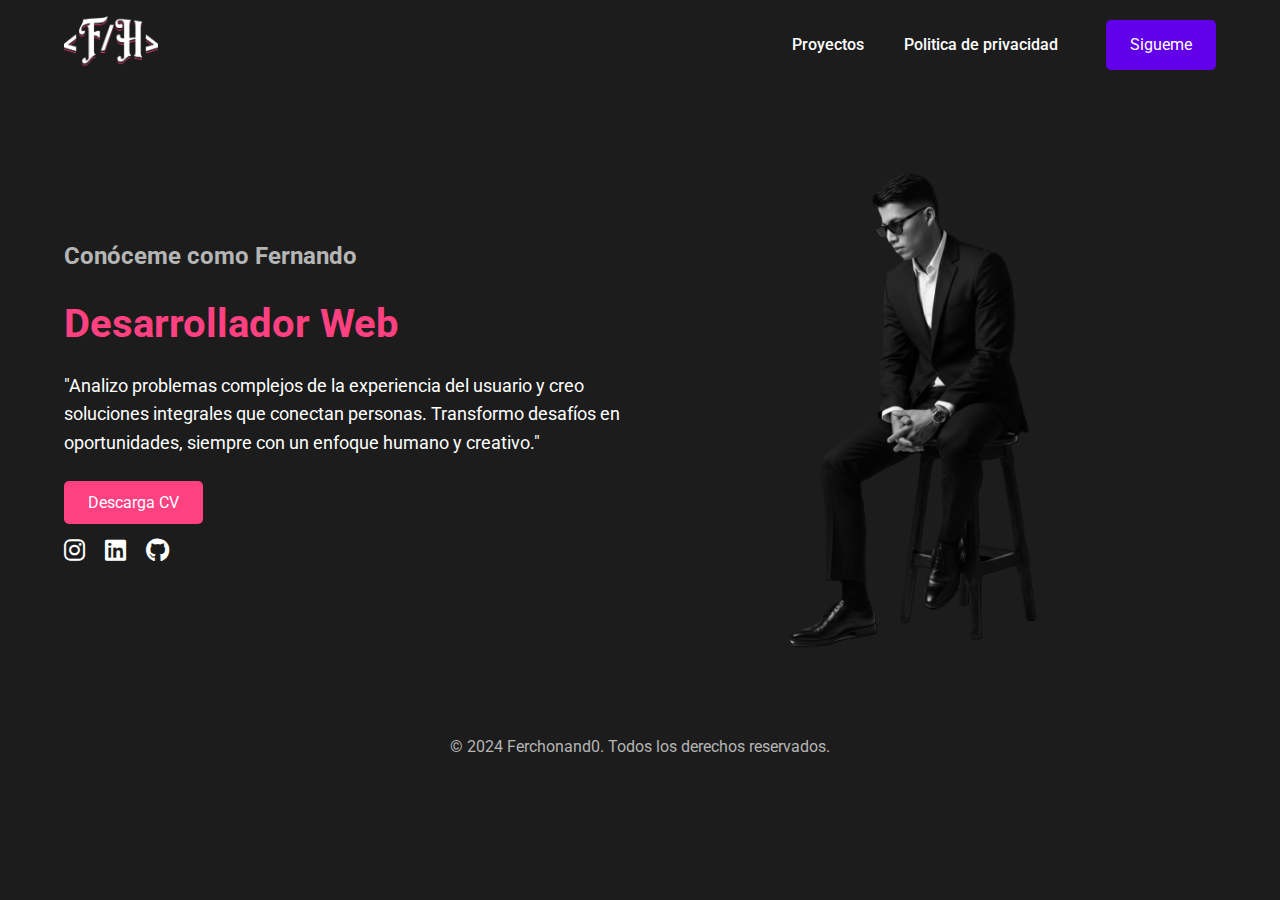
<file: index.html>
<!DOCTYPE html>
<html lang="es">
<head>
    <meta charset="UTF-8">
    <meta name="viewport" content="width=device-width, initial-scale=1.0">
    <title>Fernando Hidalgo</title>
    <link rel="icon" type="image/png" href="./Recursos/img/fh logo 1.png">
    <link href="https://fonts.googleapis.com/css2?family=Roboto:wght@400;500;700&display=swap" rel="stylesheet">
    <link href="https://cdnjs.cloudflare.com/ajax/libs/font-awesome/6.0.0-beta3/css/all.min.css" rel="stylesheet">
    <link rel="stylesheet" href="./Recursos/css/style.css">
</head>
<body>
    <header class="header">
        <div class="container">
            <div class="hero-content">
            <div class="logo">
                <img src="./Recursos/img/fh logo 1.png" height="50px"> 
            </div>
            <nav class="navbar">
                <ul class="nav-menu">
                    <li><a href="servicios.html">Proyectos</a></li>
                  <li><a href="politica_privacidad.html">Politica de privacidad</a></li>
                   <!--   <li><a href="proyectos/cafeteria/app.html">Cafeteria</a></li>
                    <li><a href="proyectos/Facturacion beta/index.html">Factura</a></li>
                    <li><a href="gato.html">Gato</a></li> -->
                 <!--  <li><a href="proyectos/Herramienta/Inventario.html">Herramienta</a></li>-->
                 <!--  <li><a href="proyectos/Renta/renta.html">Herramienta2</a></li>-->
                </ul>
                <a href="https://www.instagram.com/ferchonand0/" target="_blank" class="btn btn-primary">Sigueme</a>
            </nav>
             </div>
        </div>
    </header>
     <script src="./Recursos/js/perfil.js"> </script>

    <section class="hero">
        <div class="container hero-content">
            <div class="hero-text">
                <h2>Conóceme como Fernando </h2>
                <h1>Desarrollador Web</h1>
                <h1></h1>
                <p>"Analizo problemas complejos de la experiencia del usuario y creo soluciones integrales que conectan personas. Transformo desafíos en oportunidades, siempre con un enfoque humano y creativo."</p>
                <a href="https://drive.google.com/file/d/1qCIwGmwZEII01R93nHeDieBRLqbZeruZ/view?usp=drive_link" class="btn btn-secondary">Descarga CV</a>
                <div class="social-icons">
                    <a href="https://www.instagram.com/ferchonand0/" target="_blank"><i class="fab fa-instagram"></i></a>
                    <a href="https://www.linkedin.com/in/luis-fernando-hidalgo-manzaba-6539ba241/" target="_blank"><i class="fab fa-linkedin"></i></a>
                    <a href="https://github.com/Ferchozo" target="_blank"><i class="fab fa-github"></i></a>
                </div>
            </div>
            <div class="hero-image">
                <img id="foto-perfil-aleatoria" src="./Recursos/img/fer2.png"  height="500px" alt="Imagen de perfil de Fernando Hidalgo">
            </div>
        </div>
    </section>

    <footer class="footer">
        <div class="container">
            <p>&copy; 2024 Ferchonand0. Todos los derechos reservados.</p>
        </div>
    </footer>
</body>
</html>
</file>
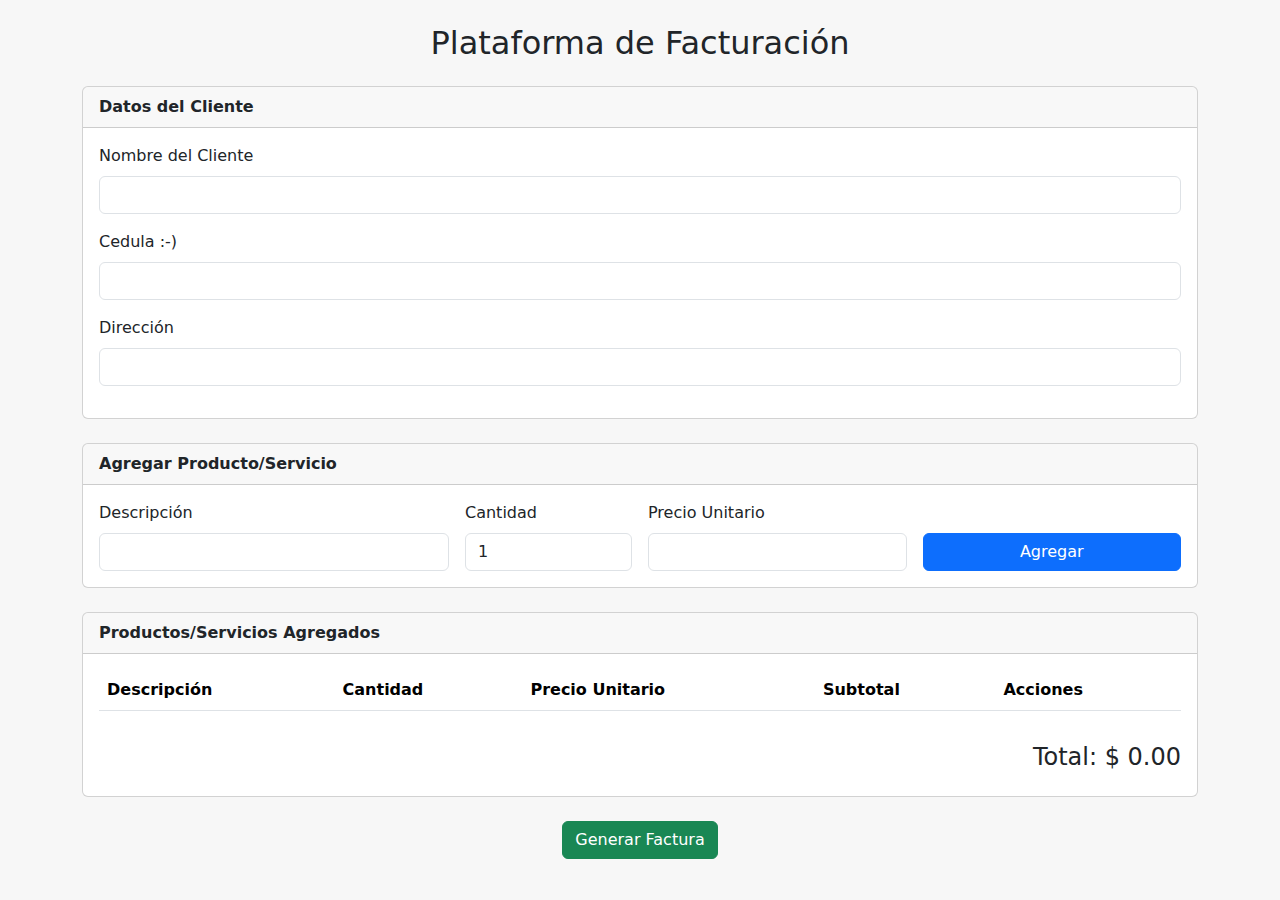
<file: proyectos/Facturacion beta/index.html>
<!DOCTYPE html>
<html lang="es">
<head>
  <meta charset="UTF-8" />
  <meta name="viewport" content="width=device-width, initial-scale=1.0"/>
  <title>Plataforma de Facturación</title>

  <!-- Bootstrap CSS (Opcional) -->
  <link 
    rel="stylesheet" 
    href="https://cdn.jsdelivr.net/npm/bootstrap@5.3.0/dist/css/bootstrap.min.css"
  />

  <!-- Archivo de estilos propio -->
  <link rel="stylesheet" href="styles/styles.css" />
</head>
<body>
  <div class="container my-4">
    <h1 class="text-center">Plataforma de Facturación</h1>

    <!-- Datos del cliente -->
    <div class="card my-4">
      <div class="card-header">Datos del Cliente</div>
      <div class="card-body">
        <form id="cliente-form">
          <div class="mb-3">
            <label for="cliente-nombre" class="form-label">Nombre del Cliente</label>
            <input type="text" class="form-control" id="cliente-nombre" required>
          </div>
          <div class="mb-3">
            <label for="cliente-rfc" class="form-label"> Cedula :-) </label>
            <input type="text" class="form-control" id="cliente-rfc" required>
          </div>
          <div class="mb-3">
            <label for="cliente-direccion" class="form-label">Dirección</label>
            <input type="text" class="form-control" id="cliente-direccion" required>
          </div>
        </form>
      </div>
    </div>

    <!-- Sección de productos/servicios a facturar -->
    <div class="card mb-4">
      <div class="card-header">Agregar Producto/Servicio</div>
      <div class="card-body">
        <form id="producto-form" class="row g-3">
          <div class="col-md-4">
            <label for="producto-nombre" class="form-label">Descripción</label>
            <input type="text" class="form-control" id="producto-nombre" required>
          </div>
          <div class="col-md-2">
            <label for="producto-cantidad" class="form-label">Cantidad</label>
            <input type="number" class="form-control" id="producto-cantidad" value="1" min="1" required>
          </div>
          <div class="col-md-3">
            <label for="producto-precio" class="form-label">Precio Unitario</label>
            <input type="number" step="0.01" class="form-control" id="producto-precio" required>
          </div>
          <div class="col-md-3 d-flex align-items-end">
            <button type="submit" class="btn btn-primary w-100">Agregar</button>
          </div>
        </form>
      </div>
    </div>

    <!-- Tabla de productos agregados -->
    <div class="card mb-4">
      <div class="card-header">Productos/Servicios Agregados</div>
      <div class="card-body">
        <div class="table-responsive">
          <table class="table table-striped" id="productos-table">
            <thead>
              <tr>
                <th>Descripción</th>
                <th>Cantidad</th>
                <th>Precio Unitario</th>
                <th>Subtotal</th>
                <th>Acciones</th>
              </tr>
            </thead>
            <tbody>
              <!-- Filas generadas dinámicamente por JavaScript -->
            </tbody>
          </table>
        </div>
        <div class="text-end mt-3">
          <h4>Total: $ <span id="total-global">0.00</span></h4>
        </div>
      </div>
    </div>

    <!-- Botón para generar factura (o imprimir) -->
    <div class="text-center">
      <button id="btn-generar-factura" class="btn btn-success">Generar Factura</button>
    </div>
  </div>

  <!-- Bootstrap JS (Opcional para algunos componentes) -->
  <script 
    src="https://cdn.jsdelivr.net/npm/bootstrap@5.3.0/dist/js/bootstrap.bundle.min.js">
  </script>

  <!-- Archivo principal de JavaScript -->
  <script src="js/app.js"></script>
</body>
</html>
</file>
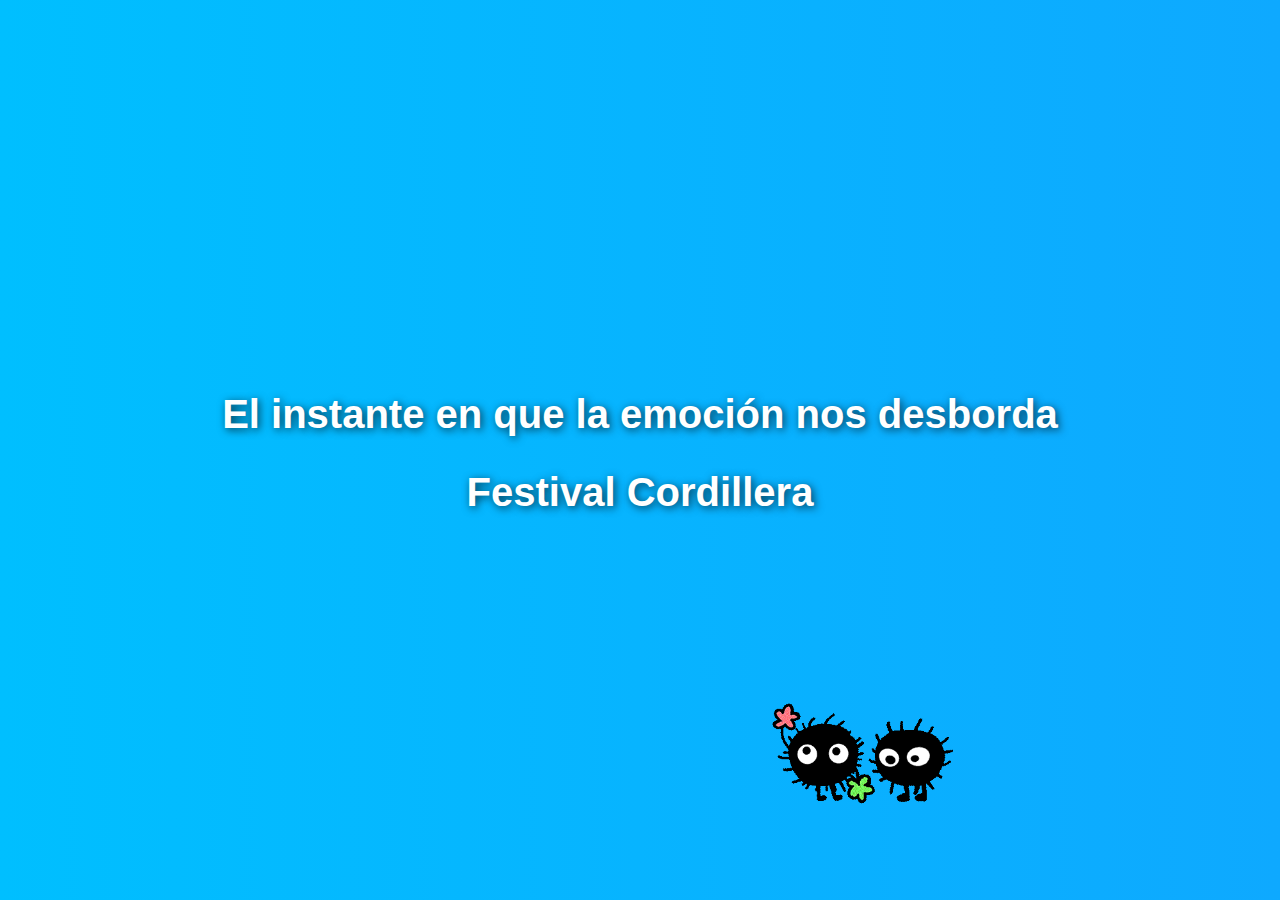
<file: cordillera.html>
<!DOCTYPE html>
<html lang="en">
<head>
    <meta charset="UTF-8">
    <meta name="viewport" content="width=device-width, initial-scale=1.0">
    <title>Cuenta Regresiva - Festival Cordillera</title>
    <link href="https://fonts.googleapis.com/css2?family=Abril+Fatface&display=swap" rel="stylesheet">
    <link href="https://fonts.googleapis.com/css2?family=Bebas+Neue&display=swap" rel="stylesheet">

    <link rel="stylesheet" href="cordillera.css">
    <style>
        /* Estilos generales */
        body {
            margin: 0;
            /*font-family: 'Roboto', sans-serif;*/
            display: flex;
            justify-content: center;
            align-items: center;
            text-align: center;
            height: 100vh;
            background: linear-gradient(270deg, #ff0000, #ff4500, #ff6347, #ff7f50, #ff8c00, #ffa500, #ffb6c1, #ff69b4, #ff1493, #ff00ff, #9400d3, #8a2be2, #4b0082, #0000ff, #1e90ff, #00bfff);
            background-size: 3200% 3200%;
            animation: gradient 100s ease infinite;
            color: #fff;
            position: relative;
            overflow: hidden;
        }

        @keyframes gradient {
            0% { background-position: 0% 50%; }
            100% { background-position: 100% 50%; }
        }

        #container {
            z-index: 10;
        }

        h1 {
            font-family: 'Bebas', sans-serif;
            font-size: 2.5em;
            margin-bottom: 20px;
            text-shadow: 2px 2px 8px rgba(0, 0, 0, 0.7);
        }
        h2 {
            font-family: 'Abril', sans-serif;
            font-size: 2.5em;
            margin-bottom: 20px;
            text-shadow: 2px 2px 8px rgba(0, 0, 0, 0.7);
        }

        #countdown {
            font-size: 4em;
            font-weight: bold;
            text-shadow: 2px 2px 8px rgba(0, 0, 0, 0.7);
        }

        /* Estilos para las imágenes PNG */
        .floating-img {
            position: absolute;
            animation: float 15s infinite;
            opacity: 0;
            transition: opacity 2s ease;
        }

        @keyframes float {
            0% { transform: translateY(0px); }
            50% { transform: translateY(-20px); }
            100% { transform: translateY(0px); }
        }

        /* Posiciones aleatorias para las imágenes */
        #img1 { top: 10%; left: 15%; width: 10%; }
        #img2 { top: 50%; left: 20%; width: 12%; }
        #img3 { top: 30%; left: 60%; width: 15%; }
        #img4 { top: 70%; left: 10%; width: 8%; }
        #img5 { top: 20%; left: 80%; width: 10%; }
        #img6 { top: 60%; left: 40%; width: 12%; }
        #img7 { top: 40%; left: 70%; width: 15%; }
        #img8 { top: 80%; left: 30%; width: 10%; }
        #img9 { top: 30%; left: 10%; width: 12%; }
        #img10 { top: 20%; left: 50%; width: 10%; }
        #img11 { top: 10%; left: 70%; width: 10%; }
        #img12 { top: 50%; left: 80%; width: 12%; }
        #img13 { top: 70%; left: 60%; width: 15%; }
        #img14 { top: 40%; left: 20%; width: 8%; }
        #img15 { top: 80%; left: 50%; width: 10%; }
        #img16 { top: 60%; left: 80%; width: 12%; }
    </style>
</head>
<body>
    <div id="container">
        <h1>El instante en que la emoción nos desborda</h1>
        <h2>Festival Cordillera</h2>
        <div id="countdown"></div>
    </div>

    <!-- Imágenes PNG transparentes -->
    <img src="img/cordillera/image1.gif" id="img1" class="floating-img" alt="Imagen 1">
    <img src="img/cordillera/image2.gif" id="img2" class="floating-img" alt="Imagen 2">
    <img src="img/cordillera/image3.gif" id="img3" class="floating-img" alt="Imagen 3">
    <img src="img/cordillera/image4.gif" id="img4" class="floating-img" alt="Imagen 4">
    <img src="img/cordillera/image5.gif" id="img5" class="floating-img" alt="Imagen 5">
    <img src="img/cordillera/image6.gif" id="img6" class="floating-img" alt="Imagen 6">
    <img src="img/cordillera/image7.gif" id="img7" class="floating-img" alt="Imagen 7">
    <img src="img/cordillera/image8.gif" id="img8" class="floating-img" alt="Imagen 8">
    <img src="img/cordillera/image9.gif" id="img9" class="floating-img" alt="Imagen 9">
    <img src="img/cordillera/image10.gif" id="img10" class="floating-img" alt="Imagen 10">
    <img src="img/cordillera/image11.gif" id="img11" class="floating-img" alt="Imagen 11">
    <img src="img/cordillera/image12.gif" id="img12" class="floating-img" alt="Imagen 12">
    <img src="img/cordillera/image13.gif" id="img13" class="floating-img" alt="Imagen 13">
    <img src="img/cordillera/image14.gif" id="img14" class="floating-img" alt="Imagen 14">
    <img src="img/cordillera/image15.gif" id="img15" class="floating-img" alt="Imagen 15">
    <img src="img/cordillera/image16.gif" id="img16" class="floating-img" alt="Imagen 16">

    <script>
        const targetDate = new Date('September 14, 2024 12:00:00').getTime();
        const countdownElement = document.getElementById('countdown');

        function updateCountdown() {
            const now = new Date().getTime();
            const distance = targetDate - now;

            const days = Math.floor(distance / (1000 * 60 * 60 * 24));
            const hours = Math.floor((distance % (1000 * 60 * 60 * 24)) / (1000 * 60 * 60));
            const minutes = Math.floor((distance % (1000 * 60 * 60)) / (1000 * 60));
            const seconds = Math.floor((distance % (1000 * 60)) / 1000);

            countdownElement.innerHTML = `${days}d ${hours}h ${minutes}m ${seconds}s`;

            if (distance < 0) {
                clearInterval(interval);
                countdownElement.innerHTML = "¡Lo logramos! El momento ha llegado, celebremos la emoción que tanto esperamos.";
            }
        }

        const interval = setInterval(updateCountdown, 1000);

        // Función para mostrar imágenes de manera aleatoria cada minuto
        const images = document.querySelectorAll('.floating-img');
        let currentImageIndex = 0;

        function showNextImage() {
            // Ocultar todas las imágenes
            images.forEach(img => img.style.opacity = 0);

            // Mostrar la siguiente imagen de manera aleatoria
            const randomIndex = Math.floor(Math.random() * images.length);
            images[randomIndex].style.opacity = 1;

            // Cambiar a la siguiente imagen después de 1 minuto
            setTimeout(showNextImage, 60000);
        }

        // Iniciar la secuencia de imágenes
        showNextImage();
    </script>
</body>
</html>
</file>
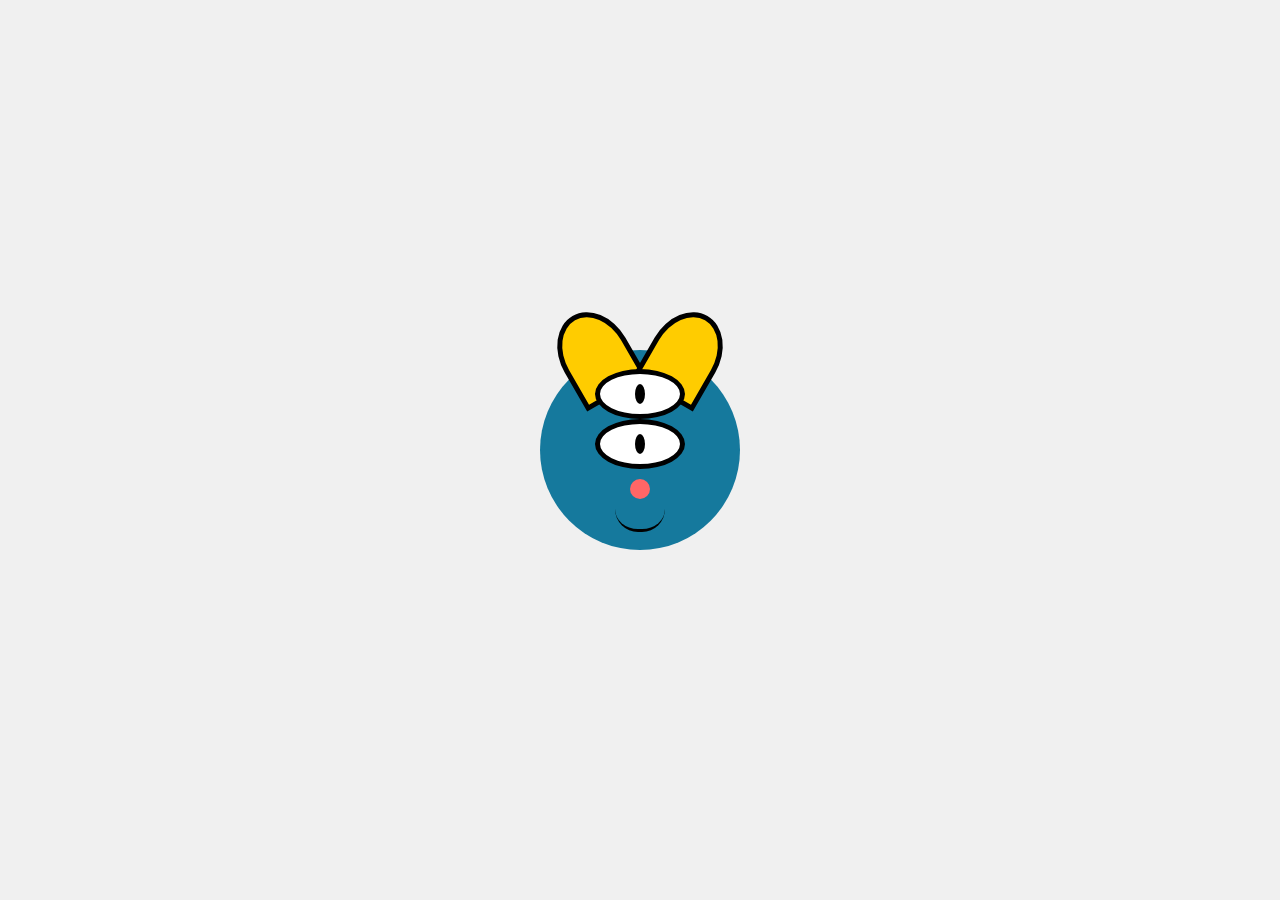
<file: gato.html>
<!DOCTYPE html>
<html lang="es">
<head>
    <meta charset="UTF-8">
    <meta name="viewport" content="width=device-width, initial-scale=1.0">
    <title>Gato que sigue el cursor</title>
    <link rel="stylesheet" href="cgato.css">
</head>
<body>
    <div class="cat">
        <div class="ear left"></div>
        <div class="ear right"></div>
        <div class="face">
            <div class="eye" id="left-eye">
                <div class="pupil" id="left-pupil"></div>
            </div>
            <div class="eye" id="right-eye">
                <div class="pupil" id="right-pupil"></div>
            </div>
            <div class="nose"></div>
            <div class="mouth"></div>
        </div>
    </div>
    <script src="jgato.js"></script>
</body>
</html>
</file>
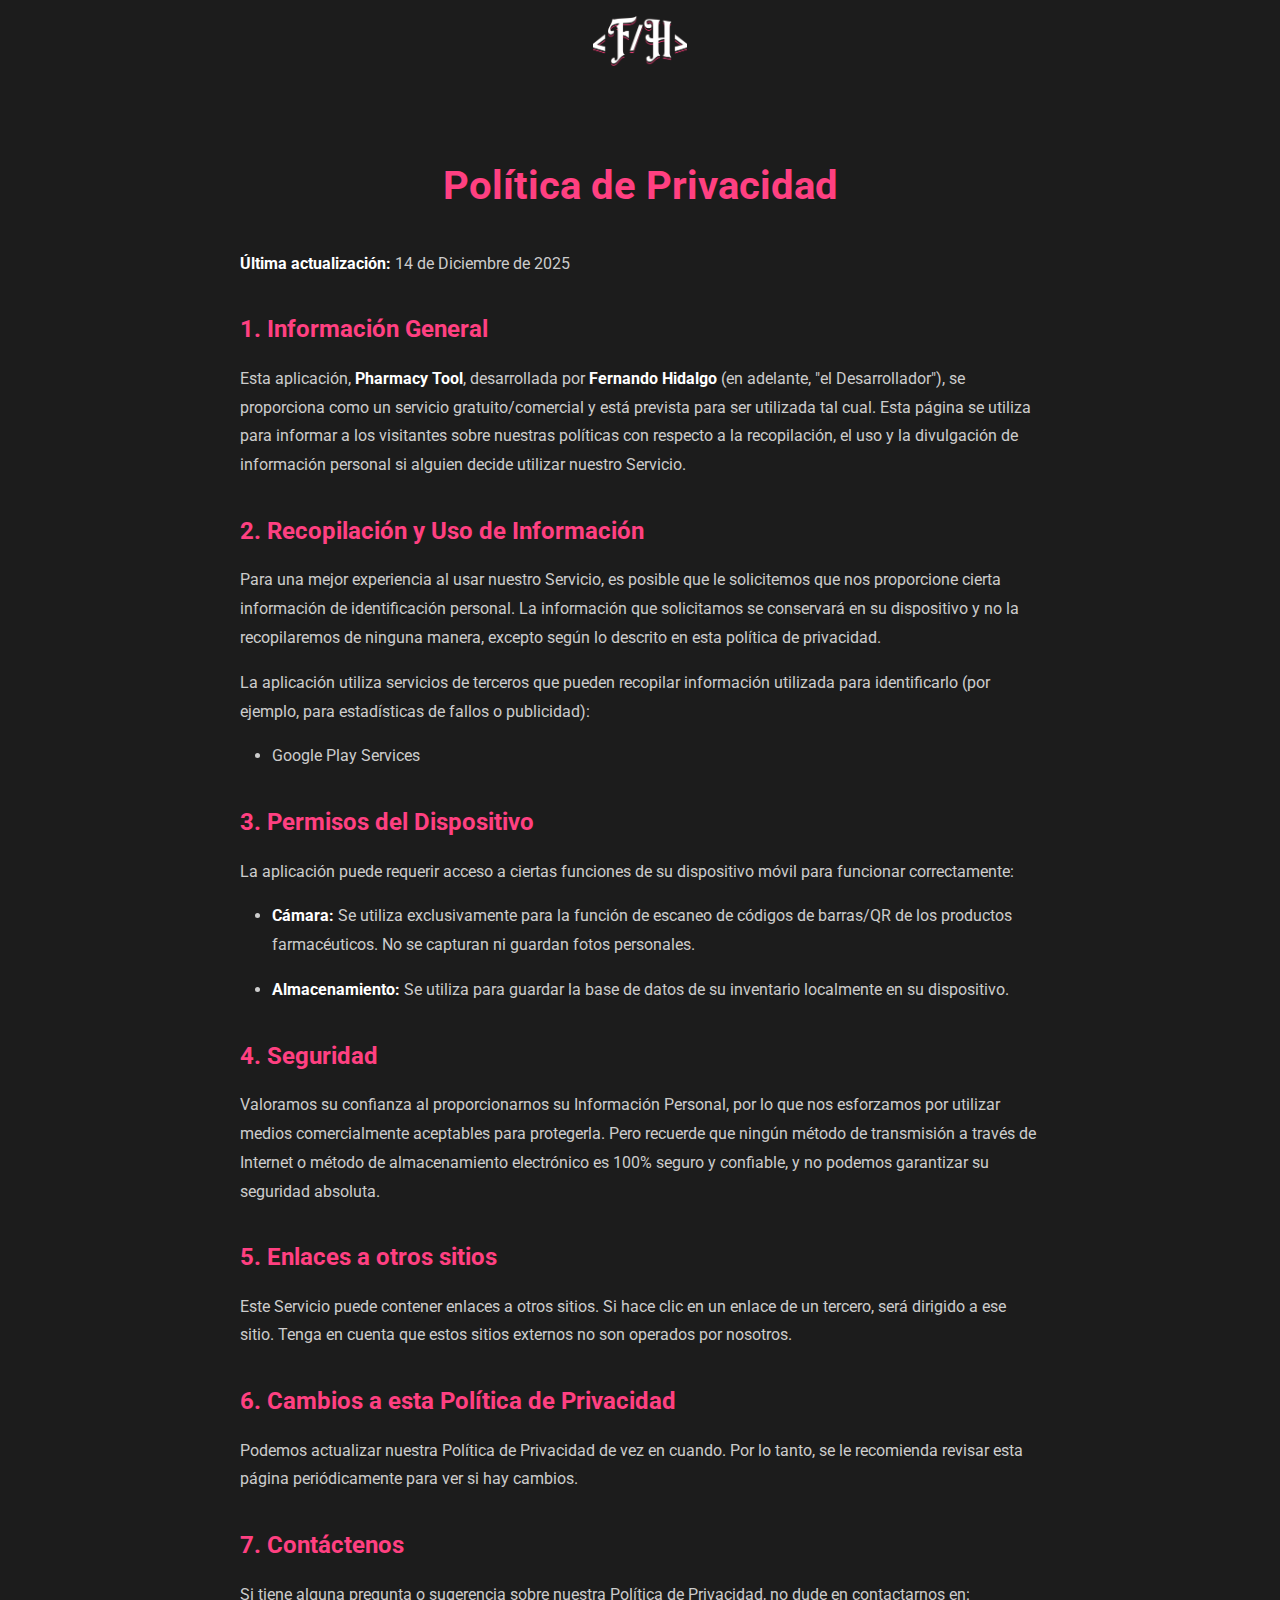
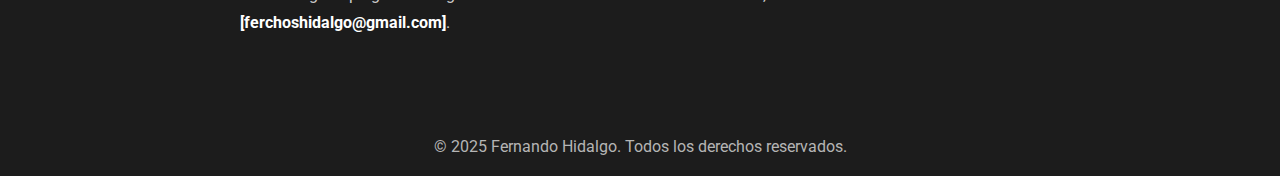
<file: politica_privacidad.html>
<!DOCTYPE html>
<html lang="es">

<head>
    <meta charset="UTF-8">
    <meta name="viewport" content="width=device-width, initial-scale=1.0">
    <title>Política de Privacidad - Pharmacy Tool</title>
    <link rel="icon" type="image/png" href="./Recursos/img/fh logo 2.png">
    <link href="https://fonts.googleapis.com/css2?family=Roboto:wght@400;500;700&display=swap" rel="stylesheet">
    <link rel="stylesheet" href="./Recursos/css/style.css">
    <style>
        .privacy-content {
            padding: 4rem 0;
            max-width: 800px;
            margin: 0 auto;
        }

        .privacy-content h1 {
            font-size: 2.5rem;
            margin-bottom: 2rem;
            color: #ff4081;
            text-align: center;
        }

        .privacy-content h2 {
            font-size: 1.5rem;
            margin-top: 2rem;
            margin-bottom: 1rem;
            color: #ff4081;
        }

        .privacy-content p,
        .privacy-content li {
            font-size: 1rem;
            margin-bottom: 1rem;
            color: #ccc;
            line-height: 1.8;
        }

        .privacy-content ul {
            list-style-type: disc;
            margin-left: 2rem;
            margin-bottom: 1rem;
        }

        .privacy-content strong {
            color: #fff;
        }

        .simple-header {
            text-align: center;
            padding: 1rem;
            border-bottom: 1px solid #333;
        }

        .simple-header img {
            height: 40px;
        }
    </style>
</head>

<body>
    <header class="header">
        <div class="container">
            <div class="header-content" style="justify-content: center;">
                <div class="logo">
                    <a href="index.html">
                        <img src="./Recursos/img/fh logo 1.png" height="50px" alt="Fernando Hidalgo Logo">
                    </a>
                </div>
            </div>
        </div>
    </header>

    <section class="container privacy-content">
        <h1>Política de Privacidad</h1>

        <p><strong>Última actualización:</strong> 14 de Diciembre de 2025</p>

        <h2>1. Información General</h2>
        <p>Esta aplicación, <strong>Pharmacy Tool</strong>, desarrollada por <strong>Fernando Hidalgo</strong> (en
            adelante, "el Desarrollador"), se proporciona como un servicio gratuito/comercial y está prevista para ser
            utilizada tal cual. Esta página se utiliza para informar a los visitantes sobre nuestras políticas con
            respecto a la recopilación, el uso y la divulgación de información personal si alguien decide utilizar
            nuestro Servicio.</p>

        <h2>2. Recopilación y Uso de Información</h2>
        <p>Para una mejor experiencia al usar nuestro Servicio, es posible que le solicitemos que nos proporcione cierta
            información de identificación personal. La información que solicitamos se conservará en su dispositivo y no
            la recopilaremos de ninguna manera, excepto según lo descrito en esta política de privacidad.</p>
        <p>La aplicación utiliza servicios de terceros que pueden recopilar información utilizada para identificarlo
            (por ejemplo, para estadísticas de fallos o publicidad):</p>
        <ul>
            <li>Google Play Services</li>
        </ul>

        <h2>3. Permisos del Dispositivo</h2>
        <p>La aplicación puede requerir acceso a ciertas funciones de su dispositivo móvil para funcionar correctamente:
        </p>
        <ul>
            <li><strong>Cámara:</strong> Se utiliza exclusivamente para la función de escaneo de códigos de barras/QR de
                los productos farmacéuticos. No se capturan ni guardan fotos personales.</li>
            <li><strong>Almacenamiento:</strong> Se utiliza para guardar la base de datos de su inventario localmente en
                su dispositivo.</li>
        </ul>

        <h2>4. Seguridad</h2>
        <p>Valoramos su confianza al proporcionarnos su Información Personal, por lo que nos esforzamos por utilizar
            medios comercialmente aceptables para protegerla. Pero recuerde que ningún método de transmisión a través de
            Internet o método de almacenamiento electrónico es 100% seguro y confiable, y no podemos garantizar su
            seguridad absoluta.</p>

        <h2>5. Enlaces a otros sitios</h2>
        <p>Este Servicio puede contener enlaces a otros sitios. Si hace clic en un enlace de un tercero, será dirigido a
            ese sitio. Tenga en cuenta que estos sitios externos no son operados por nosotros.</p>

        <h2>6. Cambios a esta Política de Privacidad</h2>
        <p>Podemos actualizar nuestra Política de Privacidad de vez en cuando. Por lo tanto, se le recomienda revisar
            esta página periódicamente para ver si hay cambios.</p>

        <h2>7. Contáctenos</h2>
        <p>Si tiene alguna pregunta o sugerencia sobre nuestra Política de Privacidad, no dude en contactarnos en:
            <strong>[ferchoshidalgo@gmail.com]</strong>.</p>
    </section>

    <footer class="footer">
        <div class="container">
            <p>&copy; 2025 Fernando Hidalgo. Todos los derechos reservados.</p>
        </div>
    </footer>
</body>

</html>
</file>
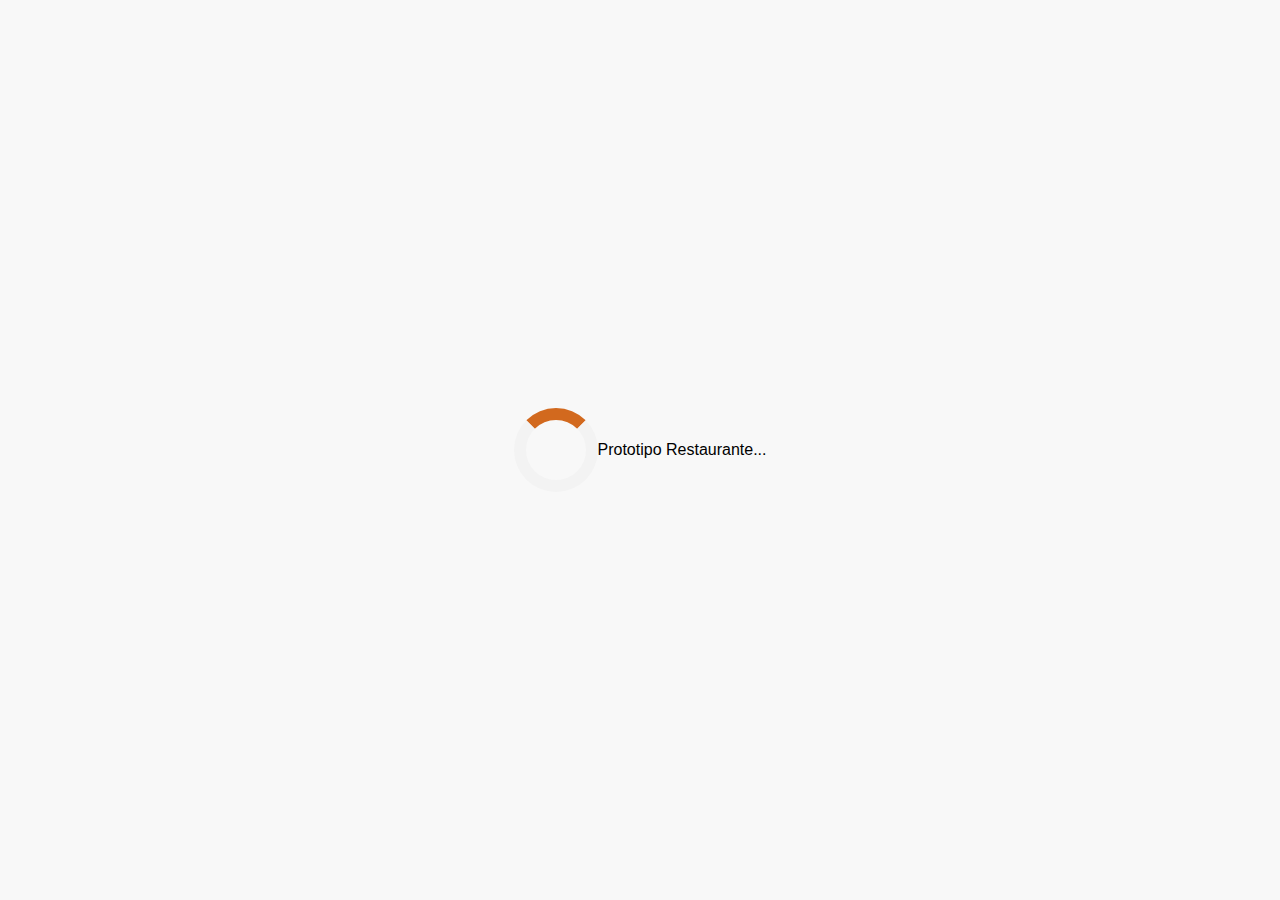
<file: proyectos/cafeteria/app.html>
<!DOCTYPE html>
<html lang="es">
<head>
    <meta charset="UTF-8">
    <meta name="viewport" content="width=device-width, initial-scale=1.0">
    <title>Prototipo Restaurante</title>
    <link rel="icon" type="image/png" href="./Recursos/img/cordillera/image3.gif">
    <link rel="stylesheet" href="stilo.css">
</head>
<body>
    <!-- Pantalla de carga -->
    <div id="preloader">
        <div class="spinner"></div>
        <p>Prototipo Restaurante...</p>
    </div>
    

    <div class="container" style="display:none;">
        <header>
            <h1>Prototipo Restaurante</h1>
            <p>Explora nuestro menú y selecciona tus productos</p>
        </header>
        

        <section id="catalogo">
            <!-- Productos se generarán aquí -->
        </section>

        <aside id="carrito">
            <h2>Detalle de Compra</h2>
            <ul id="carrito-lista">
                <!-- Items seleccionados se mostrarán aquí -->
            </ul>
            <p>Total: $<span id="carrito-total">0.00</span></p>
            <button id="finalizar-compra">Finalizar Compra</button>
        </aside>

        <footer>
            <p>&copy; 2024 Prototipo Restaurante. Todos los derechos reservados Mr.Fercho</p>
        </footer>
        
    </div>

    <!-- Modal de confirmación -->
    <div id="modal" class="modal">
        <div class="modal-content">
            <p id="modal-message"></p>
            <button id="confirmar-compra">Confirmar Compra</button>
            <button id="cancelar-compra">Cancelar</button>
        </div>
    </div>

    <script src="script.js"></script>
</body>
</html>
</file>
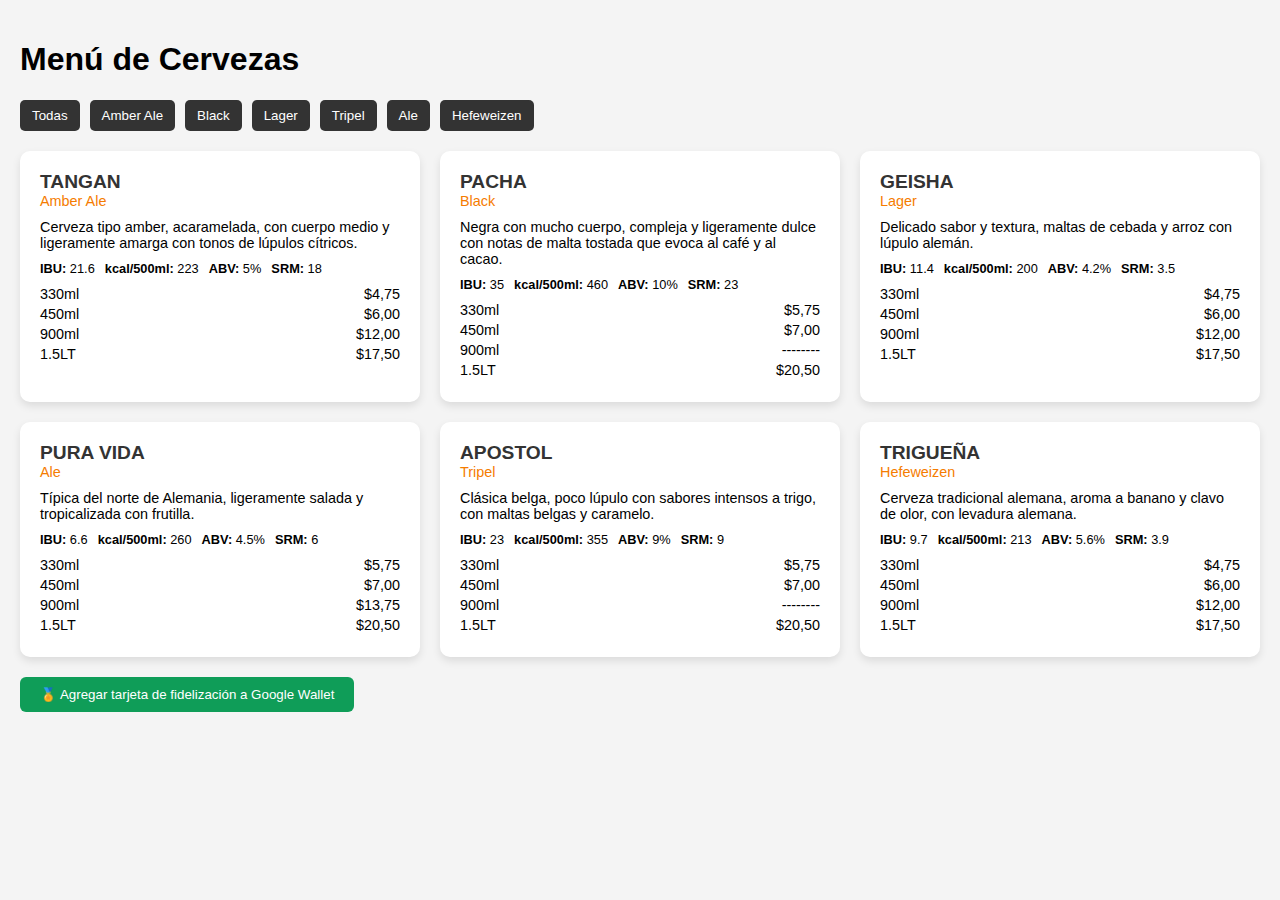
<file: proyectos/Cerveza/cerve.html>
<!DOCTYPE html>
<html lang="es">
<head>
  <meta charset="UTF-8" />
  <meta name="viewport" content="width=device-width, initial-scale=1.0" />
  <title>Menú de Cervezas</title>
  <style>
    body {
      font-family: Arial, sans-serif;
      background: #f4f4f4;
      margin: 0;
      padding: 20px;
    }
    .menu {
      display: grid;
      grid-template-columns: repeat(auto-fit, minmax(300px, 1fr));
      gap: 20px;
    }
    .card {
      background: white;
      border-radius: 10px;
      box-shadow: 0 4px 8px rgba(0, 0, 0, 0.1);
      padding: 20px;
      transition: transform 0.3s ease;
    }
    .card:hover {
      transform: scale(1.02);
    }
    .beer-title {
      font-size: 1.2rem;
      font-weight: bold;
      color: #333;
    }
    .beer-subtitle {
      font-size: 0.9rem;
      color: #f57c00;
    }
    .description {
      font-size: 0.9rem;
      margin: 10px 0;
    }
    .info {
      font-size: 0.8rem;
      display: flex;
      flex-wrap: wrap;
      gap: 10px;
    }
    .prices {
      margin-top: 10px;
    }
    .price-row {
      display: flex;
      justify-content: space-between;
      font-size: 0.9rem;
      margin: 4px 0;
    }
    .filter-buttons {
      margin-bottom: 20px;
      display: flex;
      gap: 10px;
      flex-wrap: wrap;
    }
    .filter-buttons button {
      padding: 8px 12px;
      border: none;
      border-radius: 5px;
      background: #333;
      color: white;
      cursor: pointer;
    }
    .filter-buttons button:hover {
      background: #f57c00;
    }
  </style>
</head>
<body>
  <h1>Menú de Cervezas</h1>
  <div class="filter-buttons">
    <button onclick="filterBeers('all')">Todas</button>
    <button onclick="filterBeers('Amber Ale')">Amber Ale</button>
    <button onclick="filterBeers('Black')">Black</button>
    <button onclick="filterBeers('Lager')">Lager</button>
    <button onclick="filterBeers('Tripel')">Tripel</button>
    <button onclick="filterBeers('Ale')">Ale</button>
    <button onclick="filterBeers('Hefeweizen')">Hefeweizen</button>
  </div>

  <div class="menu" id="beerMenu"></div>

  <script>
    const beers = [
      {
        name: "TANGAN",
        type: "Amber Ale",
        description: "Cerveza tipo amber, acaramelada, con cuerpo medio y ligeramente amarga con tonos de lúpulos cítricos.",
        info: { IBU: 21.6, kcal: 223, ABV: "5%", SRM: 18 },
        prices: { "330ml": "$4,75", "450ml": "$6,00", "900ml": "$12,00", "1.5LT": "$17,50" }
      },
      {
        name: "PACHA",
        type: "Black",
        description: "Negra con mucho cuerpo, compleja y ligeramente dulce con notas de malta tostada que evoca al café y al cacao.",
        info: { IBU: 35, kcal: 460, ABV: "10%", SRM: 23 },
        prices: { "330ml": "$5,75", "450ml": "$7,00", "900ml": "--------", "1.5LT": "$20,50" }
      },
      {
        name: "GEISHA",
        type: "Lager",
        description: "Delicado sabor y textura, maltas de cebada y arroz con lúpulo alemán.",
        info: { IBU: 11.4, kcal: 200, ABV: "4.2%", SRM: 3.5 },
        prices: { "330ml": "$4,75", "450ml": "$6,00", "900ml": "$12,00", "1.5LT": "$17,50" }
      },
      {
        name: "PURA VIDA",
        type: "Ale",
        description: "Típica del norte de Alemania, ligeramente salada y tropicalizada con frutilla.",
        info: { IBU: 6.6, kcal: 260, ABV: "4.5%", SRM: 6 },
        prices: { "330ml": "$5,75", "450ml": "$7,00", "900ml": "$13,75", "1.5LT": "$20,50" }
      },
      {
        name: "APOSTOL",
        type: "Tripel",
        description: "Clásica belga, poco lúpulo con sabores intensos a trigo, con maltas belgas y caramelo.",
        info: { IBU: 23, kcal: 355, ABV: "9%", SRM: 9 },
        prices: { "330ml": "$5,75", "450ml": "$7,00", "900ml": "--------", "1.5LT": "$20,50" }
      },
      {
        name: "TRIGUEÑA",
        type: "Hefeweizen",
        description: "Cerveza tradicional alemana, aroma a banano y clavo de olor, con levadura alemana.",
        info: { IBU: 9.7, kcal: 213, ABV: "5.6%", SRM: 3.9 },
        prices: { "330ml": "$4,75", "450ml": "$6,00", "900ml": "$12,00", "1.5LT": "$17,50" }
      }
    ];

    function renderBeers(filter = 'all') {
      const container = document.getElementById('beerMenu');
      container.innerHTML = '';

      const filteredBeers = filter === 'all' ? beers : beers.filter(b => b.type.includes(filter));

      filteredBeers.forEach(beer => {
        const card = document.createElement('div');
        card.className = 'card';
        card.innerHTML = `
          <div class="beer-title">${beer.name}</div>
          <div class="beer-subtitle">${beer.type}</div>
          <div class="description">${beer.description}</div>
          <div class="info">
            <span><strong>IBU:</strong> ${beer.info.IBU}</span>
            <span><strong>kcal/500ml:</strong> ${beer.info.kcal}</span>
            <span><strong>ABV:</strong> ${beer.info.ABV}</span>
            <span><strong>SRM:</strong> ${beer.info.SRM}</span>
          </div>
          <div class="prices">
            ${Object.entries(beer.prices).map(([size, price]) => `<div class="price-row"><span>${size}</span><span>${price}</span></div>`).join('')}
          </div>
        `;
        container.appendChild(card);
      });
    }

    function filterBeers(type) {
      renderBeers(type);
    }

    renderBeers();
  </script>
</body>
</html>
<a href="/proyectos/Cerveza/tar/tar.js" target="_blank">
  <button style="margin-top: 20px; background: #0f9d58; color: white; padding: 10px 20px; border: none; border-radius: 6px; cursor: pointer;">
    🏅 Agregar tarjeta de fidelización a Google Wallet
  </button>
</a>
</file>
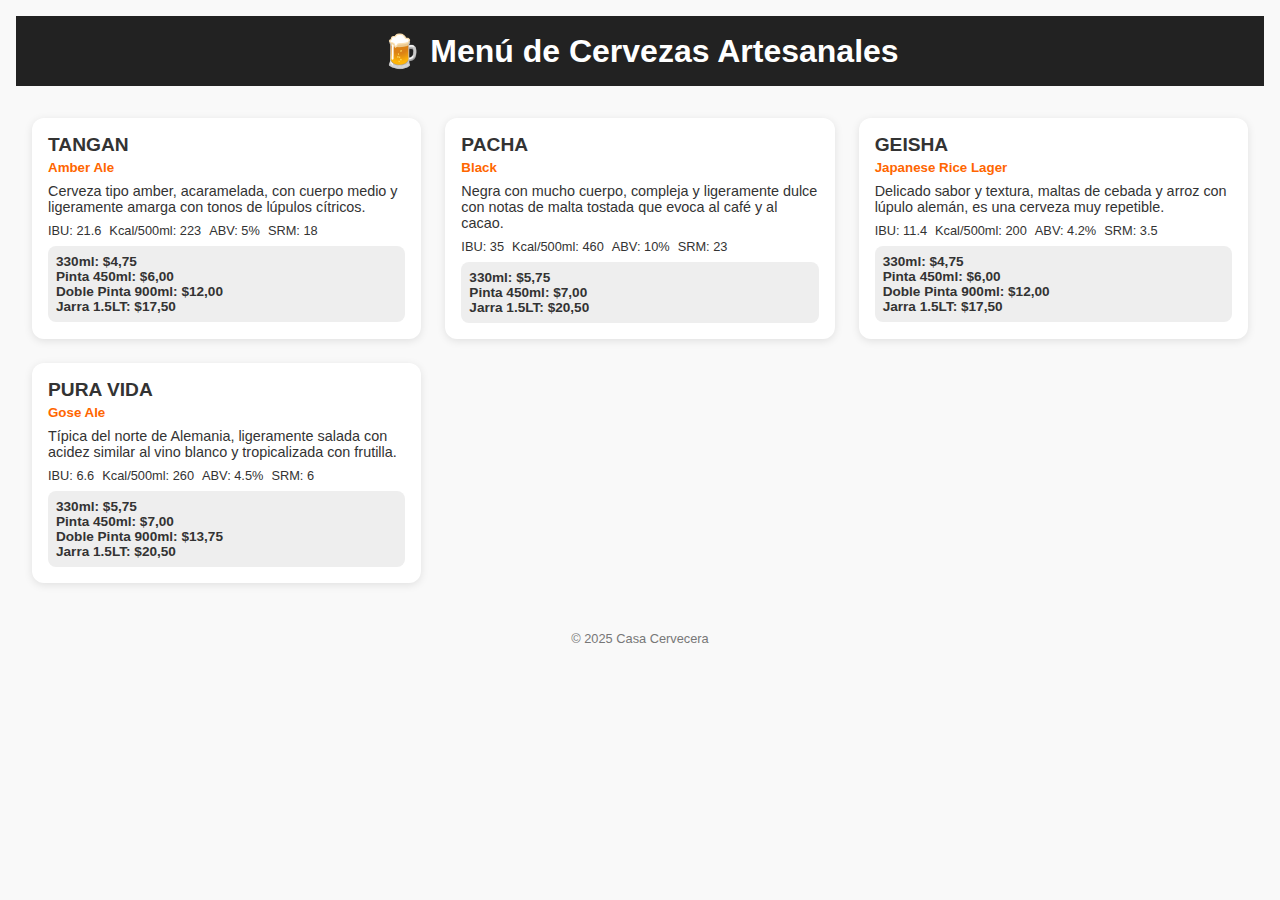
<file: proyectos/Cerveza/cerveza.html>
<!DOCTYPE html>
<html lang="es">
<head>
  <meta charset="UTF-8" />
  <meta name="viewport" content="width=device-width, initial-scale=1.0"/>
  <title>Menú Cervezas Artesanales</title>
  <link rel="stylesheet" href="cerveza.css" />
</head>
<body>
  <header>
    <h1>🍺 Menú de Cervezas Artesanales</h1>
  </header>

  <main id="menu">
    <!-- Las cervezas se insertarán aquí dinámicamente -->
  </main>

  <footer>
    <p>© 2025 Casa Cervecera</p>
  </footer>

  <script src="cerveza.js"></script>
</body>
</html>
</file>
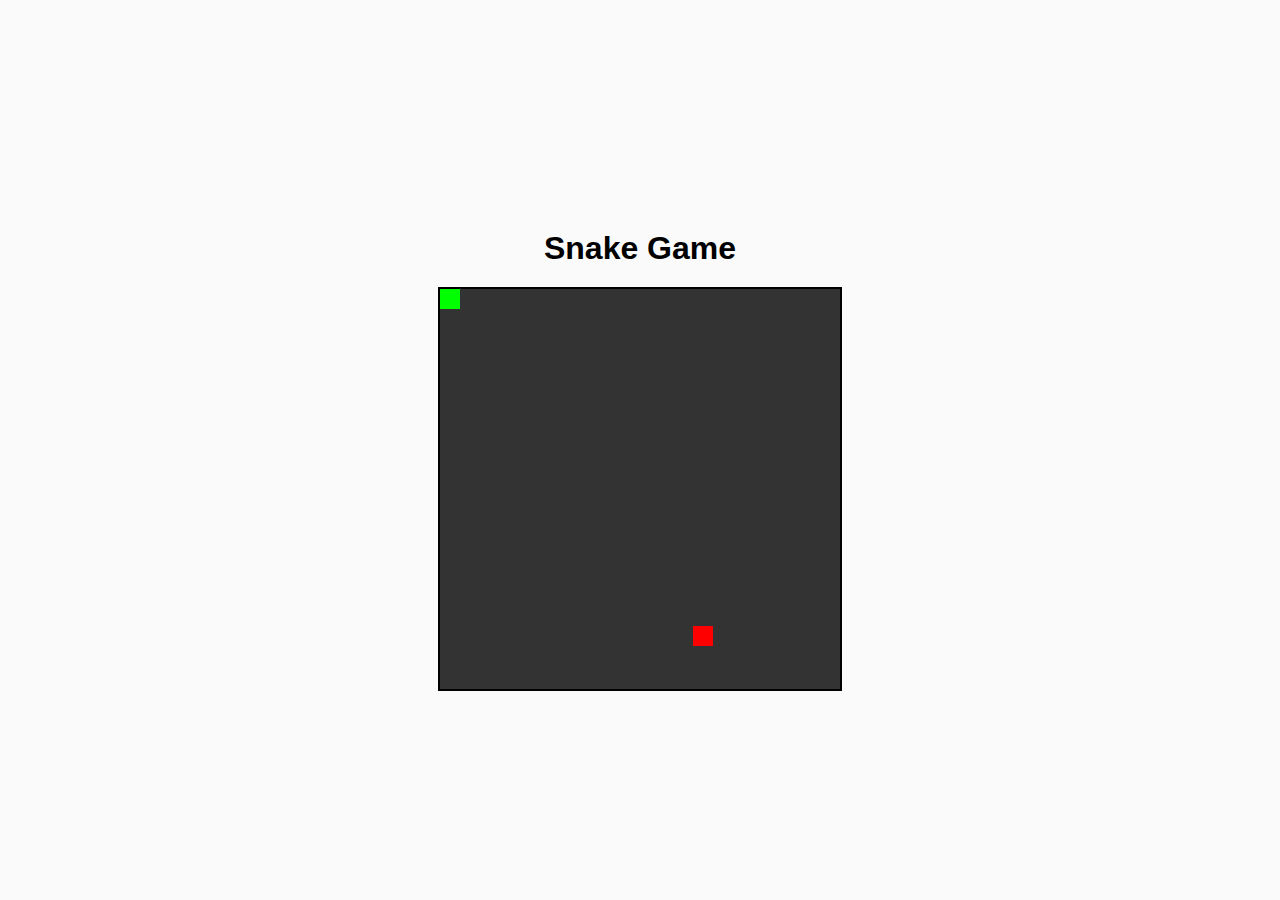
<file: proyectos/serpiente/serpiente.html>
<!DOCTYPE html>
<html lang="es">
<head>
    <meta charset="UTF-8">
    <meta name="viewport" content="width=device-width, initial-scale=1.0">
    <title>Juego de la Serpiente</title>
    <link rel="stylesheet" href="serpiente.css">
</head>
<body>
    <h1>Snake Game</h1>
    <div id="game-container">
        <div id="snake"></div>
        <div id="food"></div>
    </div>
    <script src="serpiente.js"></script>
</body>
</html>
</file>
<file: Recursos/css/style.css>
* {
    margin: 0;
    padding: 0;
    box-sizing: border-box;
    font-family: 'Roboto', sans-serif;
}

body {
    background: #1c1c1c;
    color: #fff;
    line-height: 1.6;
}

.container {
    width: 90%;
    max-width: 1200px;
    margin: 0 auto;
}

.header {
    background: #1c1c1c;
    padding: 1rem 0;
}

.header-content {
    display: flex;
    justify-content: space-between;
    align-items: center;
}
.logo h1 {
    font-size: 1.5rem;
    font-weight: 700;
    color: #fff;
}

.logo p {
    color: #b5b5b5;
    font-size: 0.875rem;
}

.navbar {
    display: flex;
    align-items: center;
}

.nav-menu {
    display: flex;
    list-style: none;
    margin-right: 3rem;
    gap: 2.5rem;
}

.nav-menu a {
    color: #fff;
    text-decoration: none;
    font-weight: 500;
}

.btn {
    background: #ff4081;
    color: #fff;
    padding: 0.75rem 1.5rem;
    text-decoration: none;
    border-radius: 5px;
    transition: background 0.3s;
}

.btn:hover {
    background: #ff79b0;
    background: linear-gradient(80deg, #fbafca, #ff0048);
}

.btn-primary {
    background: #6200ea;
}

.btn-primary:hover {
    background: #9e47ff;
    background: linear-gradient(80deg, #9e47ff, #fa3232);
}

.hero {
    background: #1c1c1c;
    padding: 4rem 0;
    text-align: left;
}

.hero-content {
    display: flex;
    justify-content: space-between;
    align-items: center;
    flex-wrap: wrap;
}

.hero-text {
    max-width: 600px;
    flex: 1;
}

.hero-text h1 {
    font-size: 2.5rem;
    margin-bottom: 1rem;
    color: #ff4081;
}

.hero-text h2 {
    font-size: 1.5rem;
    margin-bottom: 1rem;
    color: #b5b5b5;
}

.hero-text p {
    font-size: 1.125rem;
    margin-bottom: 2rem;
}

.social-icons {
    margin-top: 1rem;
}

.social-icons a {
    color: #fff;
    margin-right: 1rem;
    font-size: 1.5rem;
}

.hero-image {
    flex: 1;
    display: flex;
    justify-content: center;
}

.hero-image img {
    max-width: 100%;
    border-radius: 10px;
}

.footer {
    background: #1c1c1c;
    padding: 1rem 0;
    text-align: center;
    color: #b5b5b5;
}


@media (max-width: 768px) {
    .hero-content {
        flex-direction: column;
    }

    .hero-image {
        margin-top: 2rem;
    }

    .header-content {
        flex-direction: column;
    }

    .nav-menu {
        margin: 1rem 0;
    }
    
}
</file>
<file: proyectos/Facturacion beta/styles/styles.css>
body {
    background-color: #f7f7f7;
  }
  
  h1 {
    font-size: 2rem;
    margin-bottom: 1rem;
  }
  
  .card-header {
    font-weight: bold;
  }
</file>
<file: cordillera.css>
h1 {
                font-family: 'Honk', sans-serif;
                font-size: 3em;
                margin-bottom: 20px;
                text-shadow: 2px 2px 8px rgba(0, 0, 0, 0.7);
            }
            
            h2 {
                font-family: 'Honk', serif;
                font-size: 2em;
                margin-bottom: 20px;
                text-shadow: 2px 2px 8px rgba(0, 0, 0, 0.7);
            }
            #countdown {
                font-family: 'Honk', monospace;
                font-size: 5em;
                font-weight: bold;
                text-shadow: 2px 2px 8px rgba(0, 0, 0, 0.7);
                color: #fff; /* Asegúrate de que el color del texto contraste con el fondo */
            }
            body {
                margin: 0;
                font-family: 'Bebas', sans-serif;
                display: flex;
                justify-content: center;
                align-items: center;
                text-align: center;
                height: 100vh;
                background: linear-gradient(270deg, #ff0000, #ff4500, #ff6347, #ff7f50, #ff8c00, #ffa500, #ffb6c1, #ff69b4, #ff1493, #ff00ff, #9400d3, #8a2be2, #4b0082, #0000ff, #1e90ff, #00bfff);
                background-size: 3200% 3200%;
                animation: gradient 150s ease infinite;
                color: #fff;
                position: relative;
                overflow: hidden;
            }
    
            @keyframes gradient {
                0% { background-position: 0% 50%; }
                100% { background-position: 100% 50%; }
            }
    
            #container {
                z-index: 10;
            }
    
            /* Estilos para las imágenes PNG */
            .floating-img {
                position: absolute;
                animation: float 15s infinite;
                opacity: 0;
                transition: opacity 2s ease;
            }
    
            @keyframes float {
                0% { transform: translateY(0px); }
                50% { transform: translateY(-20px); }
                100% { transform: translateY(0px); }
            }
    
            /* Posiciones aleatorias para las imágenes */
            #img1 { top: 10%; left: 15%; width: 10%; }
            #img2 { top: 50%; left: 20%; width: 12%; }
            #img3 { top: 30%; left: 60%; width: 15%; }
            #img4 { top: 70%; left: 10%; width: 8%; }
            #img5 { top: 20%; left: 80%; width: 10%; }
            #img6 { top: 60%; left: 40%; width: 12%; }
            #img7 { top: 40%; left: 70%; width: 15%; }
            #img8 { top: 80%; left: 30%; width: 10%; }
            #img9 { top: 30%; left: 10%; width: 12%; }
            #img10 { top: 20%; left: 50%; width: 10%; }
            #img11 { top: 10%; left: 70%; width: 10%; }
            #img12 { top: 50%; left: 80%; width: 12%; }
            #img13 { top: 70%; left: 60%; width: 15%; }
            #img14 { top: 40%; left: 20%; width: 8%; }
            #img15 { top: 80%; left: 50%; width: 10%; }
            #img16 { top: 60%; left: 80%; width: 12%; }
</file>
<file: cgato.css>
body {
    display: flex;
    justify-content: center;
    align-items: center;
    height: 100vh;
    background-color: #f0f0f0;
    margin: 0;
}

.cat {
    position: relative;
    width: 200px;
    height: 200px;
    background-color: #15799d;
    border-radius: 50%;
}

.ear {
    position: absolute;
    width: 60px;
    height: 80px;
    background-color: #ffcc00;
    border: 5px solid #000;
    border-radius: 50% 50% 0 0;
}

.ear.left {
    top: -40px;
    left: 20px;
    transform: rotate(-30deg);
}

.ear.right {
    top: -40px;
    right: 20px;
    transform: rotate(30deg);
}

.face {
    position: absolute;
    width: 100%;
    height: 100%;
    display: flex;
    justify-content: center;
    align-items: center;
    flex-direction: column;
}

.eye {
    position: relative;
    width: 80px;
    height: 40px;
    background-color: #fff;
    border: 5px solid #000;
    border-radius: 50%;
    margin: 0 20px;
}

.pupil {
    position: absolute;
    width: 10px;
    height: 20px;
    background-color: #000;
    border-radius: 50%;
    top: 50%;
    left: 50%;
    transform: translate(-50%, -50%);
}

.nose {
    width: 20px;
    height: 20px;
    background-color: #ff6666;
    border-radius: 50%;
    margin: 10px 0;
}

.mouth {
    width: 50px;
    height: 20px;
    border: 3px solid #000;
    border-top: none;
    border-right: none;
    border-left: none;
    border-radius: 0 0 25px 25px;
}
</file>
<file: proyectos/cafeteria/stilo.css>
body {
    font-family: Arial, sans-serif;
    margin: 0;
    padding: 0;
    background-color: #f8f8f8;
}

.container {
    max-width: 800px;
    margin: 0 auto;
    padding: 20px;
    background-color: #ffffff;
    box-shadow: 0 2px 10px rgba(0, 0, 0, 0.1);
    border-radius: 8px;
}

header {
    text-align: center;
    margin-bottom: 20px;
}

header h1 {
    color: #d2691e;
    font-size: 2em;
}

#catalogo {
    display: grid;
    grid-template-columns: repeat(auto-fill, minmax(250px, 1fr));
    gap: 20px;
    margin-bottom: 20px;
}

.producto {
    background-color: #fff;
    border: 1px solid #ddd;
    border-radius: 8px;
    padding: 15px;
    text-align: center;
    box-shadow: 0 1px 5px rgba(0, 0, 0, 0.1);
}

.producto img {
    max-width: 100%;
    height: auto;
    border-radius: 8px;
}

.producto h2 {
    font-size: 1.2em;
    color: #333;
    margin: 10px 0;
}

.producto p {
    color: #777;
}

.producto .precio {
    font-size: 1.5em;
    color: #d2691e;
    margin: 10px 0;
}

.producto button {
    background-color: #d2691e;
    color: white;
    border: none;
    padding: 10px 15px;
    border-radius: 5px;
    cursor: pointer;
    font-size: 1em;
}

.producto button:hover {
    background-color: #a0522d;
}

#carrito {
    margin-top: 20px;
    background-color: #f4f4f4;
    padding: 15px;
    border-radius: 8px;
    box-shadow: 0 1px 5px rgba(0, 0, 0, 0.1);
}

#carrito h2 {
    font-size: 1.5em;
    margin-bottom: 10px;
    color: #d2691e;
}

#carrito-lista {
    list-style: none;
    padding: 0;
    margin: 0 0 10px;
}

#carrito-lista li {
    display: flex;
    justify-content: space-between;
    margin-bottom: 5px;
}

#carrito-total {
    font-size: 1.5em;
    font-weight: bold;
}

#finalizar-compra {
    background-color: #d2691e;
    color: white;
    border: none;
    padding: 10px 15px;
    border-radius: 5px;
    cursor: pointer;
    width: 100%;
    font-size: 1em;
}

#finalizar-compra:hover {
    background-color: #a0522d;
}
/* Mantener el código existente */

.producto {
    position: relative; /* Necesario para posicionar el contador dentro del producto */
    background-color: #fff;
    border: 1px solid #ddd;
    border-radius: 8px;
    padding: 15px;
    text-align: center;
    box-shadow: 0 1px 5px rgba(0, 0, 0, 0.1);
}

/* Estilo del contador de cantidad */
.producto .contador {
    position: absolute;
    top: 10px;
    right: 10px;
    background-color: #d2691e;
    color: white;
    padding: 5px 10px;
    border-radius: 50%;
    font-size: 1em;
    display: none; /* Oculto por defecto, aparecerá cuando se agregue un producto */
}

.producto .contador.visible {
    display: block; /* Mostrar cuando el producto ha sido agregado */
}
/* Mantener el código existente */

.producto {
    position: relative;
    background-color: #fff;
    border: 1px solid #ddd;
    border-radius: 8px;
    padding: 15px;
    text-align: center;
    box-shadow: 0 1px 5px rgba(0, 0, 0, 0.1);
}

/* Estilo del contador de cantidad */
.producto .contador {
    position: absolute;
    top: 10px;
    right: 10px;
    background-color: #d2691e;
    color: white;
    padding: 5px 10px;
    border-radius: 50%;
    font-size: 1em;
    display: none;
}

.producto .contador.visible {
    display: block;
}

/* Estilos para el carrito */
#carrito-lista li {
    display: flex;
    justify-content: space-between;
    align-items: center;
    margin-bottom: 5px;
}

#carrito-lista .eliminar {
    background-color: #d9534f;
    color: white;
    border: none;
    padding: 5px 10px;
    border-radius: 5px;
    cursor: pointer;
}

#carrito-lista .eliminar:hover {
    background-color: #c9302c;
}

/* Estilos para el modal */
.modal {
    display: none; 
    position: fixed; 
    z-index: 1000; 
    left: 0;
    top: 0;
    width: 100%; 
    height: 100%; 
    background-color: rgba(0, 0, 0, 0.5); 
    justify-content: center;
    align-items: center;
}

.modal-content {
    background-color: #ffffff;
    padding: 20px;
    border-radius: 10px;
    box-shadow: 0 5px 15px rgba(0, 0, 0, 0.3);
    text-align: center;
}

.modal-content p {
    font-size: 1.2em;
    margin-bottom: 20px;
}

.modal-content button {
    background-color: #5cb85c;
    color: white;
    border: none;
    padding: 10px 20px;
    border-radius: 5px;
    cursor: pointer;
    margin: 5px;
    font-size: 1em;
}

.modal-content button:hover {
    background-color: #4cae4c;
}

.modal-content #cancelar-compra {
    background-color: #d9534f;
}

.modal-content #cancelar-compra:hover {
    background-color: #c9302c;
}
/* Mantener el código existente */

/* Pantalla de carga */
#preloader {
    position: fixed;
    width: 100%;
    height: 100%;
    top: 0;
    left: 0;
    background-color: #f8f8f8;
    display: flex;
    justify-content: center;
    align-items: center;
    z-index: 1000;
}

.spinner {
    border: 12px solid #f3f3f3;
    border-top: 12px solid #d2691e;
    border-radius: 50%;
    width: 60px;
    height: 60px;
    animation: spin 1s linear infinite;
}

@keyframes spin {
    0% { transform: rotate(0deg); }
    100% { transform: rotate(360deg); }
}
</file>
<file: proyectos/Cerveza/cerveza.css>
* {
  box-sizing: border-box;
  margin: 0;
  padding: 0;
}

body {
  font-family: 'Segoe UI', sans-serif;
  background: #f9f9f9;
  color: #333;
  padding: 1rem;
}

header {
  text-align: center;
  padding: 1rem;
  background: #222;
  color: white;
  margin-bottom: 2rem;
}

#menu {
  display: grid;
  grid-template-columns: repeat(auto-fit, minmax(320px, 1fr));
  gap: 1.5rem;
  padding: 0 1rem;
}

.card {
  background: white;
  border-radius: 12px;
  box-shadow: 0 2px 8px rgba(0,0,0,0.1);
  padding: 1rem;
}

.card h2 {
  font-size: 1.2rem;
  margin-bottom: 0.25rem;
}

.card small {
  display: block;
  font-weight: bold;
  color: #ff6600;
  margin-bottom: 0.5rem;
}

.card p {
  margin-bottom: 0.5rem;
  font-size: 0.9rem;
}

.card .info {
  display: flex;
  flex-wrap: wrap;
  gap: 0.5rem;
  font-size: 0.8rem;
  margin-bottom: 0.5rem;
}

.card .precios {
  font-weight: bold;
  font-size: 0.85rem;
  background: #eee;
  border-radius: 8px;
  padding: 0.5rem;
  margin-top: 0.5rem;
}

footer {
  text-align: center;
  margin-top: 3rem;
  font-size: 0.8rem;
  color: #777;
}
</file>
<file: proyectos/serpiente/serpiente.css>
body {
    display: flex;
    flex-direction: column;
    align-items: center;
    justify-content: center;
    height: 100vh;
    margin: 0;
    background-color: #fafafa;
    font-family: Arial, sans-serif;
}

h1 {
    margin-bottom: 20px;
}

#game-container {
    position: relative;
    width: 400px;
    height: 400px;
    background-color: #333;
    overflow: hidden;
    border: 2px solid #000;
}

.snake-segment {
    position: absolute;
    width: 20px;
    height: 20px;
    background-color: #00ff00;
}

#food {
    position: absolute;
    width: 20px;
    height: 20px;
    background-color: #ff0000;
}
</file>
